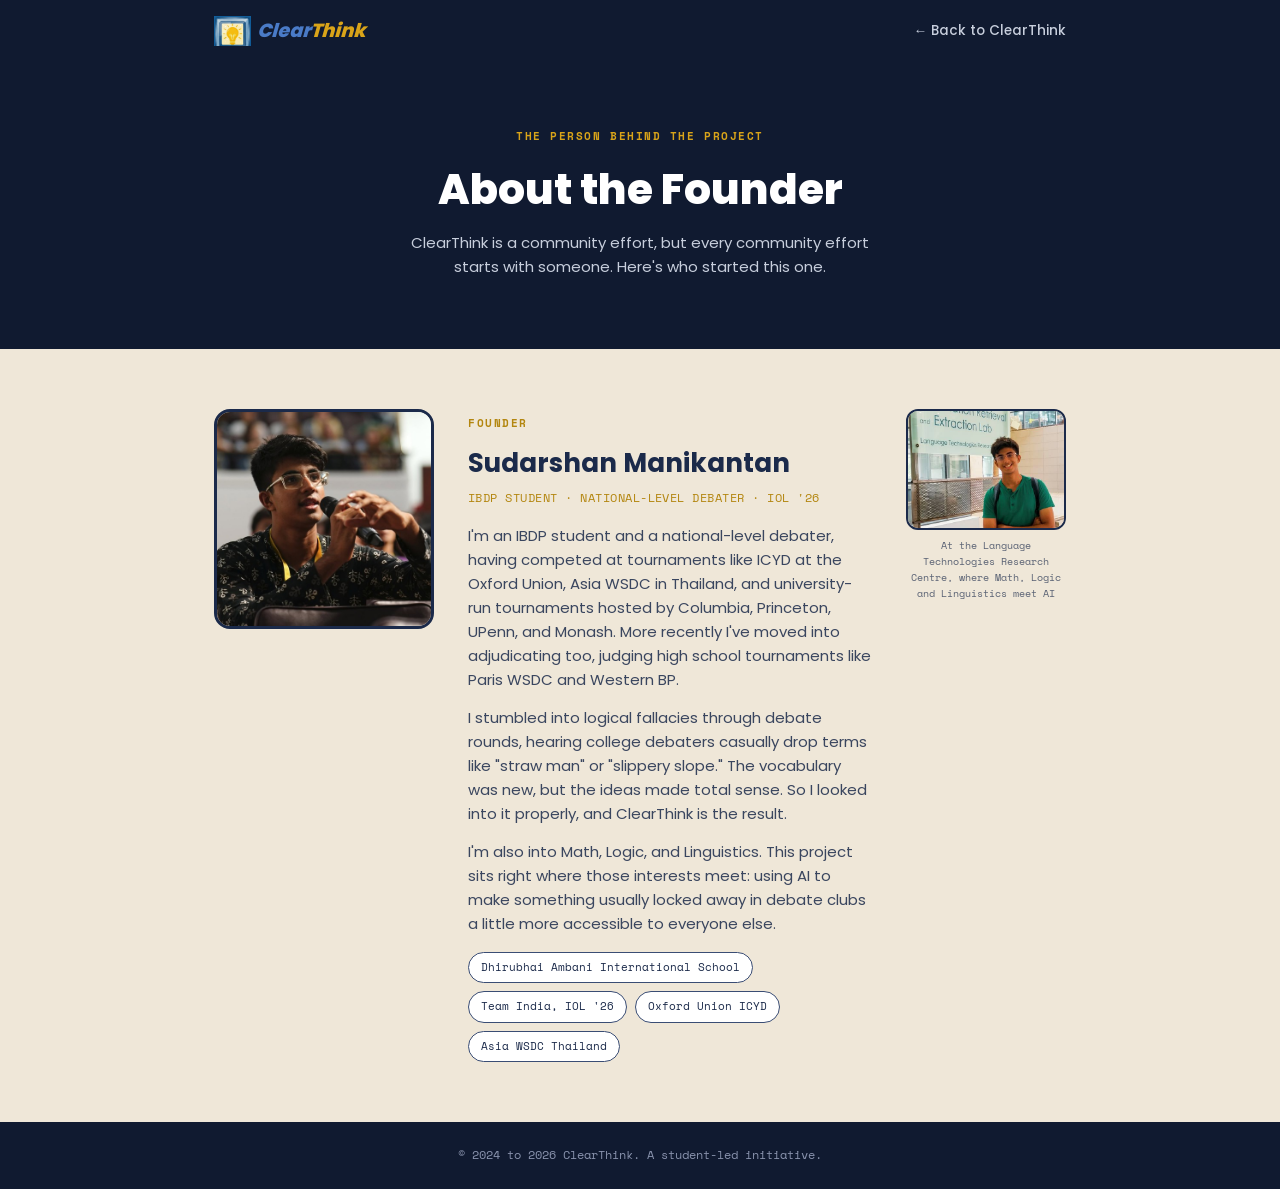
<file: about.html>
<!DOCTYPE html>
<html lang="en">
<head>
<meta charset="UTF-8" />
<meta name="viewport" content="width=device-width, initial-scale=1.0" />
<title>About the Founder, ClearThink</title>
<link rel="preconnect" href="https://fonts.googleapis.com">
<link rel="preconnect" href="https://fonts.gstatic.com" crossorigin>
<link href="https://fonts.googleapis.com/css2?family=Poppins:wght@400;500;600;700;800&family=Space+Mono:wght@400;500;700&display=swap" rel="stylesheet">
<style>
  :root {
    --ink: #1B2A4A;
    --ink-deep: #101A30;
    --bone: #EFE7D8;
    --gold: #D9A419;
    --gold-deep: #B3860F;
    --muted: #C7CEDC;
    --muted-dark: #8993AD;
    --line: #3A4D74;
  }
  * { box-sizing: border-box; }
  body { margin: 0; background: var(--bone); color: var(--ink); font-family: 'Poppins', sans-serif; line-height: 1.6; }
  a { color: inherit; }
  .wrap { max-width: 900px; margin: 0 auto; padding: 0 24px; }
  .eyebrow { font-family: 'Space Mono', monospace; font-size: 11px; letter-spacing: 0.14em; text-transform: uppercase; color: var(--gold-deep); font-weight: 700; display: inline-block; margin-bottom: 10px; }

  header.site-nav { background: var(--ink-deep); }
  .nav-inner { max-width: 900px; margin: 0 auto; padding: 16px 24px; display: flex; align-items: center; justify-content: space-between; }
  .logo { display: flex; align-items: center; gap: 8px; text-decoration: none; }
  .logo img { height: 30px; width: auto; display: block; }
  .logo .wordmark {
    font-family: 'Poppins', sans-serif;
    font-weight: 800;
    font-style: italic;
    transform: skewX(-6deg);
    font-size: 19px;
    letter-spacing: -0.01em;
    display: inline-block;
    color: #4A7BC7;
  }
  .logo .wordmark span { color: var(--gold); }
  .back-link { color: var(--muted); font-size: 13.5px; text-decoration: none; font-weight: 500; }
  .back-link:hover { color: #fff; }

  .about-hero { background: var(--ink-deep); padding: 60px 24px 70px; text-align: center; }
  .about-hero .eyebrow { color: var(--gold); }
  .about-hero h1 { color: #fff; font-weight: 800; font-size: clamp(28px, 5vw, 42px); margin: 0 0 8px; }
  .about-hero p { color: var(--muted); max-width: 480px; margin: 0 auto; font-size: 15px; }

  .about-inner { display: grid; grid-template-columns: 220px 1fr 160px; gap: 34px; align-items: start; padding: 60px 0; }
  @media (max-width: 800px) { .about-inner { grid-template-columns: 1fr; } }
  .founder-photo { width: 100%; aspect-ratio: 1; border-radius: 16px; overflow: hidden; border: 3px solid var(--ink); }
  .founder-photo img { width: 100%; height: 100%; object-fit: cover; display: block; }
  .about-inner h2 { font-size: 26px; margin: 0 0 4px; }
  .founder-role { font-family: 'Space Mono', monospace; font-size: 12px; color: var(--gold-deep); text-transform: uppercase; letter-spacing: 0.04em; margin-bottom: 16px; }
  .about-inner p.bio { font-size: 15px; opacity: 0.85; margin: 0 0 14px; }
  .cred-badges { display: flex; flex-wrap: wrap; gap: 8px; margin-top: 16px; }
  .cred-badge { font-family: 'Space Mono', monospace; font-size: 11px; background: #fff; border: 1.5px solid var(--line); padding: 6px 12px; border-radius: 20px; }
  .side-photo { border-radius: 12px; overflow: hidden; border: 2px solid var(--ink); }
  .side-photo img { width: 100%; display: block; }
  .side-photo-cap { font-family: 'Space Mono', monospace; font-size: 10px; color: var(--ink); opacity: 0.7; margin-top: 8px; text-align: center; }

  footer.site-footer { text-align: center; padding: 24px; font-size: 11.5px; color: var(--muted-dark); font-family: 'Space Mono', monospace; background: var(--ink-deep); }
</style>
</head>
<body>

<header class="site-nav">
  <div class="nav-inner">
    <a class="logo" href="index.html"><img src="[data-uri]" alt="ClearThink logo"><span class="wordmark">Clear<span>Think</span></span></a>
    <a class="back-link" href="index.html">← Back to ClearThink</a>
  </div>
</header>

<div class="about-hero">
  <span class="eyebrow">The Person Behind the Project</span>
  <h1>About the Founder</h1>
  <p>ClearThink is a community effort, but every community effort starts with someone. Here's who started this one.</p>
</div>

<div class="wrap">
  <div class="about-inner">
    <div class="founder-photo">
      <img src="[data-uri]" alt="Sudarshan Manikantan">
    </div>
    <div>
      <span class="eyebrow">Founder</span>
      <h2>Sudarshan Manikantan</h2>
      <div class="founder-role">IBDP Student &middot; National-Level Debater &middot; IOL '26</div>
      <p class="bio">I'm an IBDP student and a national-level debater, having competed at tournaments like ICYD at the Oxford Union, Asia WSDC in Thailand, and university-run tournaments hosted by Columbia, Princeton, UPenn, and Monash. More recently I've moved into adjudicating too, judging high school tournaments like Paris WSDC and Western BP.</p>
      <p class="bio">I stumbled into logical fallacies through debate rounds, hearing college debaters casually drop terms like "straw man" or "slippery slope." The vocabulary was new, but the ideas made total sense. So I looked into it properly, and ClearThink is the result.</p>
      <p class="bio">I'm also into Math, Logic, and Linguistics. This project sits right where those interests meet: using AI to make something usually locked away in debate clubs a little more accessible to everyone else.</p>
      <div class="cred-badges">
        <span class="cred-badge">Dhirubhai Ambani International School</span>
        <span class="cred-badge">Team India, IOL '26</span>
        <span class="cred-badge">Oxford Union ICYD</span>
        <span class="cred-badge">Asia WSDC Thailand</span>
      </div>
    </div>
    <div>
      <div class="side-photo"><img src="[data-uri]" alt="Sudarshan at the Language Technologies Research Centre"></div>
      <div class="side-photo-cap">At the Language Technologies Research Centre, where Math, Logic and Linguistics meet AI</div>
    </div>
  </div>
</div>

<footer class="site-footer">© 2024 to 2026 ClearThink. A student-led initiative.</footer>

</body>
</html>
</file>
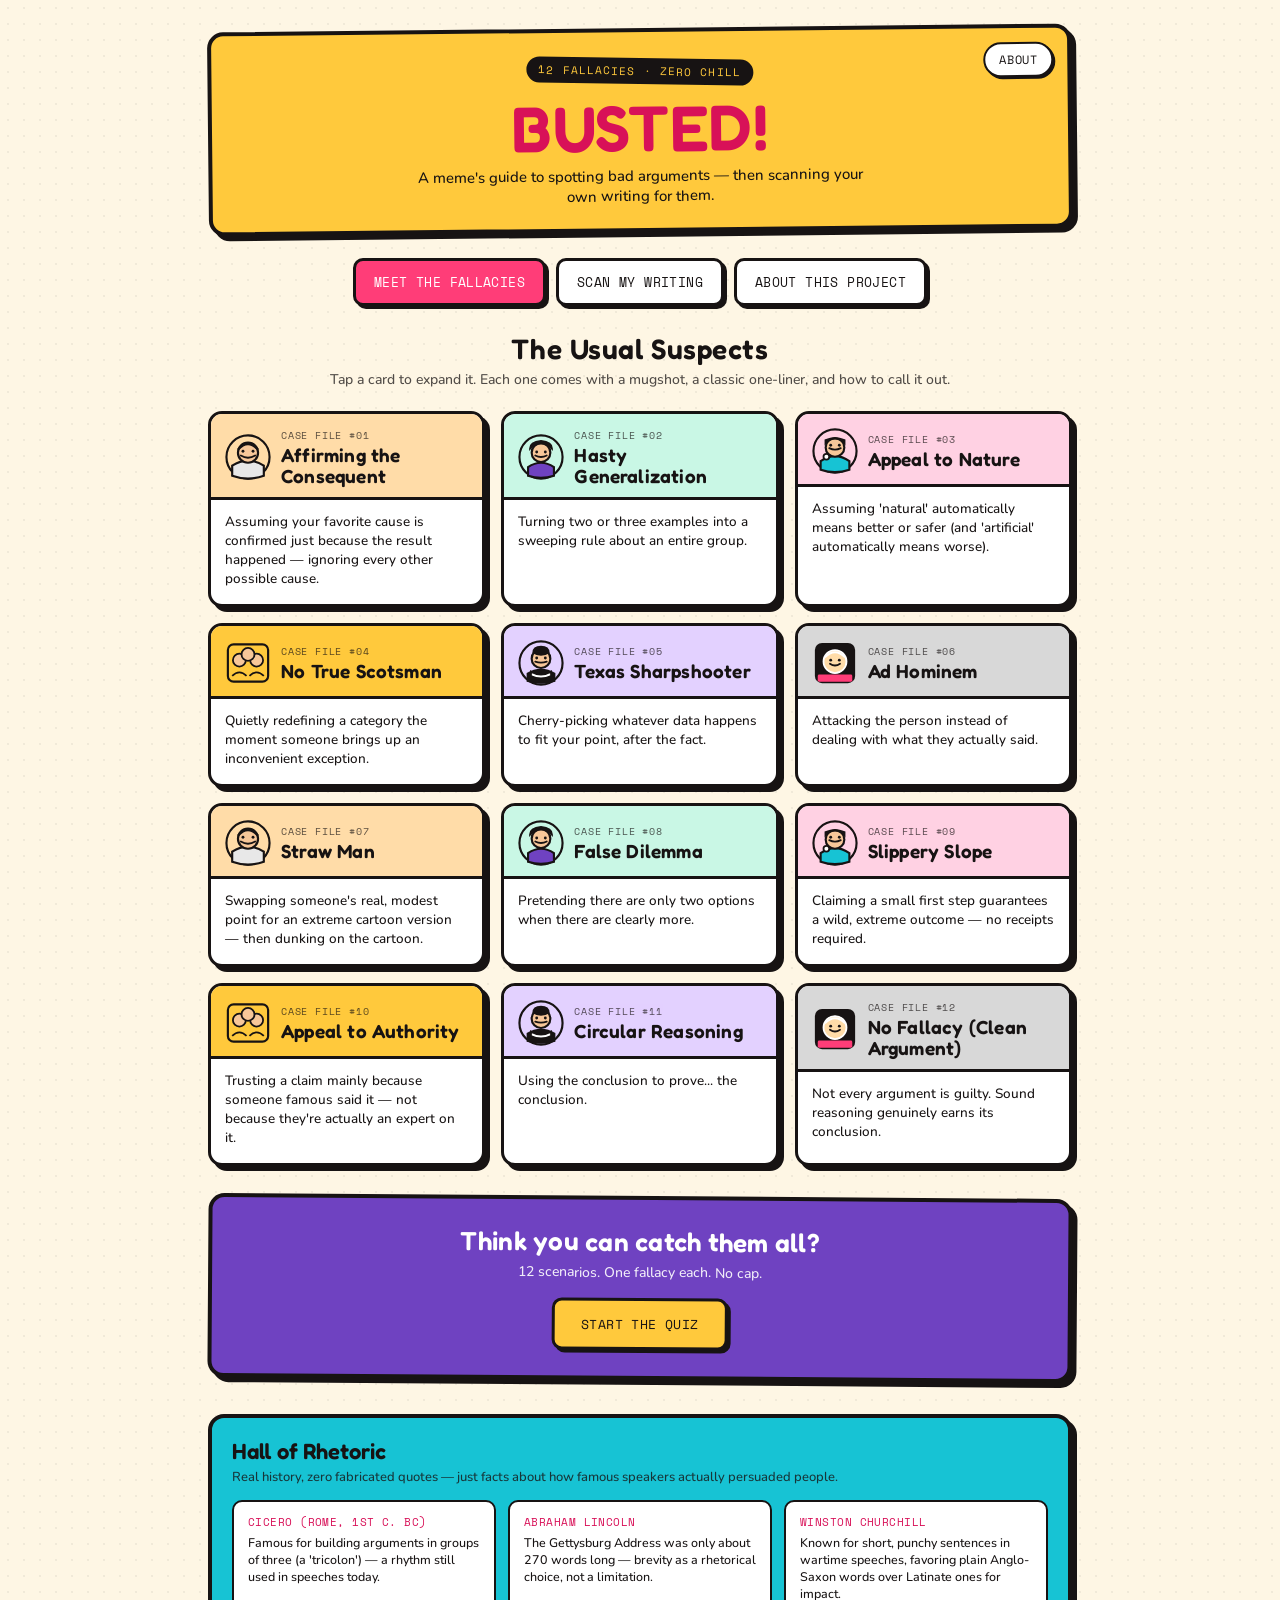
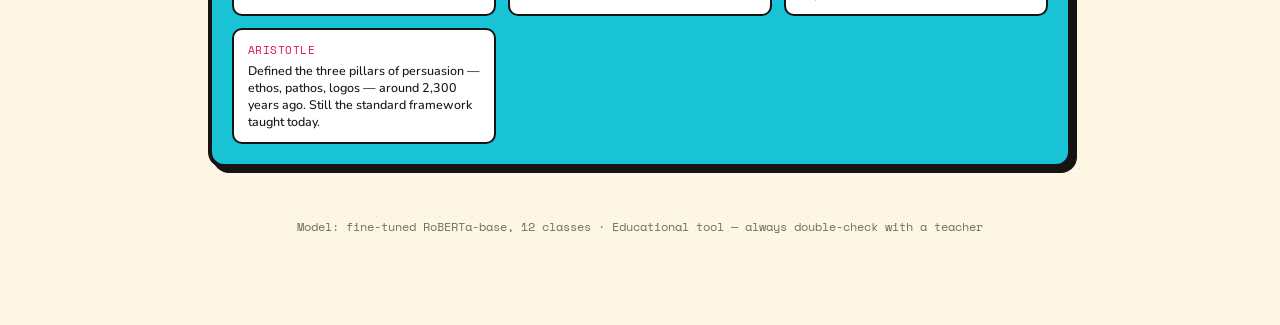
<file: busted_fallacy_guide.html>
<!DOCTYPE html>
<html lang="en">
<head>
<meta charset="UTF-8" />
<meta name="viewport" content="width=device-width, initial-scale=1.0" />
<title>Busted! A Fallacy Spotter's Guide</title>
<link rel="preconnect" href="https://fonts.googleapis.com">
<link rel="preconnect" href="https://fonts.gstatic.com" crossorigin>
<link href="https://fonts.googleapis.com/css2?family=Fredoka:wght@500;600;700&family=Nunito:wght@400;500;600&family=Space+Mono:wght@400;700&display=swap" rel="stylesheet">
<style>
  :root {
    --bg: #fef6e4;
    --panel: #ffffff;
    --ink: #171313;
    --pink: #ff3d78;
    --pink-dark: #d81158;
    --cyan: #17c3d4;
    --mustard: #ffc93c;
    --grape: #6f42c1;
    --line: #171313;
    --busted: #ff3d78;
    --clean: #17b978;
    --shadow-hard: 5px 5px 0 var(--ink);
    --shadow-soft: 3px 3px 0 var(--ink);
  }
  * { box-sizing: border-box; }
  @media (prefers-reduced-motion: reduce) {
    *, *::before, *::after { animation-duration: 0.001ms !important; transition-duration: 0.001ms !important; }
  }

  body {
    margin: 0;
    background:
      radial-gradient(circle, rgba(23,19,19,0.06) 1.4px, transparent 1.4px) 0 0/16px 16px,
      var(--bg);
    color: var(--ink);
    font-family: 'Nunito', sans-serif;
    min-height: 100vh;
  }

  .wrap { max-width: 900px; margin: 0 auto; padding: 28px 18px 90px; }

  /* ---------- Header ---------- */
  header.masthead {
    background: var(--mustard);
    border: 4px solid var(--line);
    border-radius: 16px;
    box-shadow: var(--shadow-hard);
    padding: 26px 24px 22px;
    text-align: center;
    margin-bottom: 26px;
    transform: rotate(-0.6deg);
    position: relative;
  }
  .about-btn {
    position: absolute;
    top: 14px;
    right: 14px;
    font-family: 'Space Mono', monospace;
    font-weight: 500;
    font-size: 12px;
    letter-spacing: 0.05em;
    text-transform: uppercase;
    background: #fff;
    color: var(--ink);
    border: 2.5px solid var(--line);
    padding: 7px 14px;
    border-radius: 20px;
    cursor: pointer;
    box-shadow: 2px 2px 0 var(--ink);
    transition: transform 0.1s;
  }
  .about-btn:hover { transform: translate(-1px, -1px); }
  .about-btn:focus-visible { outline: 3px solid var(--grape); outline-offset: 2px; }

  .modal-overlay {
    display: none;
    position: fixed;
    inset: 0;
    background: rgba(23,19,19,0.55);
    z-index: 50;
    align-items: center;
    justify-content: center;
    padding: 20px;
  }
  .modal-overlay.show { display: flex; }
  .modal-card {
    background: var(--bg);
    border: 4px solid var(--line);
    border-radius: 18px;
    box-shadow: var(--shadow-hard);
    max-width: 460px;
    width: 100%;
    max-height: 85vh;
    overflow-y: auto;
    padding: 26px 24px;
    position: relative;
  }
  .modal-close {
    position: absolute;
    top: 14px;
    right: 14px;
    width: 32px;
    height: 32px;
    border-radius: 50%;
    background: var(--pink);
    color: #fff;
    border: 2.5px solid var(--line);
    font-size: 16px;
    font-weight: 700;
    cursor: pointer;
    line-height: 1;
  }
  .modal-close:focus-visible { outline: 3px solid var(--grape); outline-offset: 2px; }
  .about-avatar {
    width: 92px;
    height: 92px;
    border-radius: 50%;
    background: var(--grape);
    border: 3px solid var(--line);
    display: block;
    margin: 0 auto 12px;
    overflow: hidden;
  }
  .about-avatar img {
    width: 100%;
    height: 100%;
    object-fit: cover;
    display: block;
  }
  .about-name {
    font-family: 'Fredoka', sans-serif;
    font-weight: 600;
    font-size: 22px;
    text-align: center;
    margin: 0 0 2px;
  }
  .about-role {
    text-align: center;
    font-family: 'Space Mono', monospace;
    font-size: 11.5px;
    color: var(--pink-dark);
    text-transform: uppercase;
    letter-spacing: 0.04em;
    margin-bottom: 14px;
  }
  .about-badges {
    display: flex;
    flex-wrap: wrap;
    gap: 6px;
    justify-content: center;
    margin-bottom: 16px;
  }
  .about-badge {
    font-family: 'Space Mono', monospace;
    font-size: 10.5px;
    font-weight: 500;
    background: #fff;
    border: 2px solid var(--line);
    padding: 4px 10px;
    border-radius: 20px;
  }
  .about-bio { font-size: 13.5px; line-height: 1.6; }
  .about-bio p { margin: 0 0 12px; }
  .about-bio p:last-child { margin-bottom: 0; }

  .tagline-chip {
    display: inline-block;
    background: var(--ink);
    color: var(--mustard);
    font-family: 'Space Mono', monospace;
    font-size: 11px;
    letter-spacing: 0.1em;
    text-transform: uppercase;
    padding: 5px 12px;
    border-radius: 20px;
    margin-bottom: 12px;
    transform: rotate(1.5deg);
  }
  h1.title {
    font-family: 'Fredoka', sans-serif;
    font-weight: 600;
    font-size: clamp(38px, 8vw, 64px);
    margin: 0 0 6px;
    letter-spacing: 0.01em;
    color: var(--pink-dark);
    line-height: 1;
  }
  .subtitle {
    font-weight: 500;
    font-size: 15px;
    max-width: 460px;
    margin: 0 auto;
  }

  /* ---------- Tabs ---------- */
  nav.tabs { display: flex; justify-content: center; gap: 10px; margin-bottom: 26px; flex-wrap: wrap; }
  .tab-btn {
    font-family: 'Space Mono', monospace;
    font-weight: 500;
    font-size: 13px;
    letter-spacing: 0.03em;
    text-transform: uppercase;
    padding: 11px 18px;
    background: var(--panel);
    border: 3px solid var(--line);
    color: var(--ink);
    cursor: pointer;
    border-radius: 10px;
    box-shadow: var(--shadow-soft);
    transition: transform 0.1s;
  }
  .tab-btn:hover { transform: translate(-1px, -1px); }
  .tab-btn.active { background: var(--pink); color: #fff; }
  .tab-btn:focus-visible { outline: 3px solid var(--grape); outline-offset: 2px; }

  section.panel { display: none; }
  section.panel.active { display: block; animation: pop 0.2s ease; }
  @keyframes pop { from { opacity: 0; transform: scale(0.98); } to { opacity: 1; transform: scale(1); } }

  /* ---------- Intro blocks ---------- */
  .intro-block { text-align: center; margin-bottom: 22px; }
  .intro-block h2 {
    font-family: 'Fredoka', sans-serif; font-weight: 600;
    font-size: 28px;
    letter-spacing: 0.02em;
    color: var(--ink);
    margin: 0 0 4px;
  }
  .intro-block p { margin: 0; font-weight: 500; opacity: 0.75; font-size: 14px; }

  /* ---------- Specimen grid (comic panels) ---------- */
  .specimen-grid {
    display: grid;
    grid-template-columns: repeat(auto-fill, minmax(260px, 1fr));
    gap: 16px;
    margin-bottom: 30px;
  }
  .specimen-card {
    background: var(--panel);
    border: 3.5px solid var(--line);
    border-radius: 14px;
    box-shadow: var(--shadow-hard);
    padding: 0;
    cursor: pointer;
    overflow: hidden;
    transition: transform 0.12s;
  }
  .specimen-card:hover { transform: translate(-2px, -2px); }
  .specimen-card:focus-visible { outline: 3px solid var(--grape); outline-offset: 2px; }
  .card-head {
    display: flex;
    align-items: center;
    gap: 10px;
    padding: 14px 14px 10px;
    background: var(--mascot-bg, var(--mustard));
    border-bottom: 3px solid var(--line);
  }
  .card-head .mascot { width: 46px; height: 46px; flex-shrink: 0; }
  .card-head .htext { min-width: 0; }
  .specimen-index {
    font-family: 'Space Mono', monospace;
    font-size: 10px;
    font-weight: 500;
    letter-spacing: 0.08em;
    opacity: 0.7;
  }
  .specimen-name {
    font-family: 'Fredoka', sans-serif; font-weight: 600;
    font-size: 19px;
    letter-spacing: 0.01em;
    line-height: 1.1;
    margin: 2px 0 0;
  }
  .card-body { padding: 12px 14px 16px; }
  .specimen-def { font-size: 13.5px; font-weight: 500; margin: 0; }
  .specimen-detail { display: none; margin-top: 12px; padding-top: 12px; border-top: 2.5px dashed var(--line); font-size: 13px; }
  .specimen-card.open .specimen-detail { display: block; }
  .specimen-detail .label {
    font-family: 'Space Mono', monospace;
    font-size: 10px;
    font-weight: 500;
    text-transform: uppercase;
    letter-spacing: 0.05em;
    color: var(--pink-dark);
    margin: 8px 0 3px;
  }
  .specimen-detail .label:first-child { margin-top: 0; }
  .speech-bubble {
    position: relative;
    background: var(--cyan);
    border: 2.5px solid var(--line);
    border-radius: 12px;
    padding: 8px 10px;
    font-weight: 500;
    font-style: italic;
    margin-bottom: 4px;
  }

  /* ---------- Quiz CTA ---------- */
  .quiz-cta {
    text-align: center;
    padding: 26px 20px;
    background: var(--grape);
    border: 4px solid var(--line);
    border-radius: 16px;
    box-shadow: var(--shadow-hard);
    color: #fff;
    transform: rotate(0.4deg);
  }
  .quiz-cta h3 { font-family: 'Fredoka', sans-serif; font-weight: 600; font-size: 26px; margin: 0 0 6px; letter-spacing: 0.01em; }
  .quiz-cta p { font-weight: 500; opacity: 0.9; font-size: 14px; margin: 0 0 16px; }
  .btn-primary {
    font-family: 'Space Mono', monospace;
    font-weight: 500;
    font-size: 13px;
    letter-spacing: 0.03em;
    text-transform: uppercase;
    background: var(--mustard);
    color: var(--ink);
    border: 3px solid var(--line);
    padding: 13px 26px;
    border-radius: 10px;
    cursor: pointer;
    box-shadow: var(--shadow-soft);
    transition: transform 0.1s;
  }
  .btn-primary:hover { transform: translate(-2px, -2px); }
  .btn-primary:focus-visible { outline: 3px solid #fff; outline-offset: 2px; }
  .btn-primary:disabled { opacity: 0.5; cursor: not-allowed; }

  /* ---------- Quiz ---------- */
  #quiz-area { display: none; margin-top: 20px; }
  #quiz-area.active { display: block; }
  .quiz-progress {
    font-family: 'Space Mono', monospace;
    font-weight: 500;
    font-size: 12px;
    text-align: center;
    margin-bottom: 10px;
  }
  .quiz-card {
    background: var(--panel);
    border: 4px solid var(--line);
    border-radius: 16px;
    box-shadow: var(--shadow-hard);
    padding: 26px 24px;
  }
  .quiz-question { font-family: 'Fredoka', sans-serif; font-weight: 600; font-size: 22px; margin: 0 0 16px; }
  .quiz-scenario {
    font-weight: 600;
    font-style: italic;
    background: var(--mustard);
    border: 2.5px solid var(--line);
    border-radius: 10px;
    padding: 12px 14px;
    margin-bottom: 18px;
    font-size: 14.5px;
  }
  .quiz-options { display: flex; flex-direction: column; gap: 9px; }
  .quiz-option {
    text-align: left;
    background: var(--panel);
    border: 2.5px solid var(--line);
    border-radius: 10px;
    padding: 12px 14px;
    font-size: 14px;
    font-weight: 500;
    font-family: 'Nunito', sans-serif;
    cursor: pointer;
    box-shadow: var(--shadow-soft);
    transition: transform 0.1s;
  }
  .quiz-option:hover { transform: translate(-1px, -1px); }
  .quiz-option:focus-visible { outline: 3px solid var(--grape); outline-offset: 1px; }
  .quiz-option.correct { background: var(--clean); color: #fff; }
  .quiz-option.incorrect { background: var(--busted); color: #fff; }
  .quiz-option[disabled] { cursor: default; }
  .quiz-feedback { margin-top: 16px; padding: 14px 16px; background: var(--bg); border: 2.5px dashed var(--line); border-radius: 10px; font-size: 13.5px; font-weight: 500; display: none; }
  .quiz-feedback.show { display: block; }
  .quiz-feedback .verdict { font-family: 'Fredoka', sans-serif; font-weight: 600; font-size: 20px; margin-bottom: 4px; letter-spacing: 0.01em; }
  .quiz-feedback .verdict.right { color: var(--clean); }
  .quiz-feedback .verdict.wrong { color: var(--busted); }
  .quiz-next { margin-top: 16px; text-align: right; }
  .quiz-result { text-align: center; padding: 30px; }
  .quiz-result .score { font-family: 'Fredoka', sans-serif; font-weight: 600; font-size: 56px; color: var(--pink-dark); margin: 6px 0; }

  /* ---------- Hall of Rhetoric ---------- */
  .hall-strip {
    margin-top: 34px;
    padding: 20px;
    background: var(--cyan);
    border: 4px solid var(--line);
    border-radius: 16px;
    box-shadow: var(--shadow-hard);
  }
  .hall-strip h3 { font-family: 'Fredoka', sans-serif; font-weight: 600; font-size: 22px; margin: 0 0 4px; }
  .hall-strip > p { font-weight: 500; font-size: 13px; margin: 0 0 14px; opacity: 0.8; }
  .hall-grid { display: grid; grid-template-columns: repeat(auto-fill, minmax(200px, 1fr)); gap: 12px; }
  .hall-fact {
    background: #fff;
    border: 2.5px solid var(--line);
    border-radius: 10px;
    padding: 12px 14px;
    font-size: 12.5px;
    font-weight: 500;
  }
  .hall-fact .who { font-family: 'Space Mono', monospace; font-size: 11px; color: var(--pink-dark); text-transform: uppercase; letter-spacing: 0.04em; margin-bottom: 4px; }

  /* ---------- Scanner ---------- */
  .scan-box {
    background: var(--panel);
    border: 4px solid var(--line);
    border-radius: 16px;
    box-shadow: var(--shadow-hard);
    padding: 20px;
  }
  textarea#scan-input {
    width: 100%;
    min-height: 110px;
    resize: vertical;
    border: 2.5px solid var(--line);
    border-radius: 10px;
    padding: 12px 14px;
    font-family: 'Nunito', sans-serif;
    font-weight: 500;
    font-size: 14.5px;
    background: var(--bg);
    color: var(--ink);
  }
  textarea#scan-input:focus-visible { outline: 3px solid var(--grape); outline-offset: 1px; }
  .scan-footer { display: flex; justify-content: space-between; align-items: center; margin-top: 10px; flex-wrap: wrap; gap: 10px; }
  .char-count { font-family: 'Space Mono', monospace; font-weight: 500; font-size: 12px; }
  .char-count.over { color: var(--busted); }

  .scan-status {
    margin-top: 16px;
    font-family: 'Space Mono', monospace;
    font-weight: 500;
    font-size: 12.5px;
    display: none;
  }
  .scan-status.show { display: block; }

  .results-list { margin-top: 22px; display: flex; flex-direction: column; gap: 14px; }
  .result-card {
    background: var(--panel);
    border: 3.5px solid var(--line);
    border-radius: 14px;
    box-shadow: var(--shadow-hard);
    padding: 16px 18px;
    position: relative;
    animation: stampIn 0.3s cubic-bezier(0.2, 0.8, 0.3, 1.3);
  }
  @keyframes stampIn { from { opacity: 0; transform: scale(0.9) rotate(-3deg); } to { opacity: 1; transform: scale(1) rotate(0deg); } }
  .result-text { font-size: 14.5px; font-weight: 500; margin-bottom: 12px; }
  .result-meta { display: flex; align-items: center; gap: 10px; flex-wrap: wrap; }
  .stamp {
    font-family: 'Fredoka', sans-serif; font-weight: 600;
    font-size: 18px;
    letter-spacing: 0.05em;
    padding: 4px 14px;
    border-radius: 6px;
    border: 3px solid currentColor;
    display: inline-block;
    transform: rotate(-4deg);
  }
  .stamp.clean { color: var(--clean); }
  .stamp.fallacy { color: var(--busted); }
  .confidence-bar-wrap { flex: 1; min-width: 100px; height: 8px; background: var(--bg); border: 1.5px solid var(--line); border-radius: 6px; overflow: hidden; }
  .confidence-bar { height: 100%; }
  .confidence-label { font-family: 'Space Mono', monospace; font-weight: 500; font-size: 11px; }
  .result-explain { margin-top: 12px; padding-top: 12px; border-top: 2.5px dashed var(--line); font-size: 13px; font-weight: 500; }
  .result-explain .label { font-family: 'Space Mono', monospace; font-size: 10px; text-transform: uppercase; letter-spacing: 0.05em; color: var(--pink-dark); margin-bottom: 3px; }
  .result-explain .fix { margin-top: 8px; }

  footer.notes { text-align: center; margin-top: 50px; font-size: 11.5px; font-family: 'Space Mono', monospace; font-weight: 500; opacity: 0.6; }
  code { font-family: 'Space Mono', monospace; background: var(--bg); padding: 1px 6px; border-radius: 4px; border: 1.5px solid var(--line); font-size: 0.92em; }

  @media (max-width: 520px) {
    .tab-btn { padding: 9px 13px; font-size: 11px; }
    h1.title { font-size: 32px; }
  }
</style>
</head>
<body>

<div class="wrap">
  <header class="masthead">
    <button class="about-btn" id="about-btn" aria-haspopup="dialog">About</button>
    <div class="tagline-chip">12 Fallacies · Zero Chill</div>
    <h1 class="title">BUSTED!</h1>
    <p class="subtitle">A meme's guide to spotting bad arguments — then scanning your own writing for them.</p>
  </header>

  <div class="modal-overlay" id="about-overlay" role="dialog" aria-modal="true" aria-labelledby="about-name">
    <div class="modal-card">
      <button class="modal-close" id="about-close" aria-label="Close">✕</button>
      <div class="about-avatar"><img src="[data-uri]" alt="Sudarshan Manikantan speaking into a microphone at IOL 2026"></div>
      <div class="about-name" id="about-name">Sudarshan Manikantan</div>
      <div class="about-role">Builder of Busted!</div>
      <div class="about-badges">
        <span class="about-badge">IBDP Student</span>
        <span class="about-badge">Dhirubhai Ambani International School</span>
        <span class="about-badge">National-Level Debater</span>
        <span class="about-badge">IOL '26 — Romania</span>
      </div>
      <div class="about-bio">
        <p>Hi, I'm Sudarshan — an IBDP student and a national-level debater. I've competed at tournaments like ICYD at the Oxford Union and Asia WSDC in Thailand, plus university-run tournaments hosted by Columbia, Princeton, UPenn, and Monash. More recently I've moved into adjudicating too, judging high school tournaments like Paris WSDC and Western BP.</p>
        <p>I actually stumbled into logical fallacies through debate rounds, hearing college debaters casually drop terms like "straw man" or "slippery slope." The ideas made total sense to me, but the vocabulary was new — so I looked into it properly, and it turned into a rabbit hole I couldn't climb back out of. Once you know the names, fallacies show up everywhere — interviews, op-eds, an argument with a classmate or teacher — but it's not something anyone actually teaches in school.</p>
        <p>I'm also into Math, Logic, and Linguistics (I represented Team India at IOL '26, the International Olympiad in Linguistics, in Romania). This project sits right where those interests meet: using AI to make something usually locked away in debate clubs a little more accessible to everyone else.</p>
      </div>
    </div>
  </div>

  <nav class="tabs">
    <button class="tab-btn active" data-tab="guide">Meet the Fallacies</button>
    <button class="tab-btn" data-tab="scanner">Scan My Writing</button>
    <button class="tab-btn" data-tab="project">About This Project</button>
  </nav>

  <!-- ============ GUIDE + QUIZ PANEL ============ -->
  <section class="panel active" id="panel-guide">
    <div class="intro-block">
      <h2>The Usual Suspects</h2>
      <p>Tap a card to expand it. Each one comes with a mugshot, a classic one-liner, and how to call it out.</p>
    </div>

    <div class="specimen-grid" id="specimen-grid"></div>

    <div class="quiz-cta" id="quiz-cta">
      <h3>Think you can catch them all?</h3>
      <p>12 scenarios. One fallacy each. No cap.</p>
      <button class="btn-primary" id="start-quiz">Start the Quiz</button>
    </div>

    <div id="quiz-area"></div>

    <div class="hall-strip">
      <h3>Hall of Rhetoric</h3>
      <p>Real history, zero fabricated quotes — just facts about how famous speakers actually persuaded people.</p>
      <div class="hall-grid" id="hall-grid"></div>
    </div>
  </section>

  <!-- ============ SCANNER PANEL ============ -->
  <section class="panel" id="panel-scanner">
    <div class="intro-block">
      <h2>Snitch on Your Own Writing</h2>
      <p>Paste up to 500 characters. A model trained on these 12 patterns checks every sentence.</p>
    </div>

    <div class="scan-box">
      <textarea id="scan-input" maxlength="500" placeholder="Paste your argument, essay paragraph, or hot take here..."></textarea>
      <div class="scan-footer">
        <span class="char-count" id="char-count">0 / 500</span>
        <button class="btn-primary" id="scan-btn">Run the Scan</button>
      </div>
      <div class="scan-status" id="scan-status"></div>
    </div>

    <div class="results-list" id="results-list"></div>
  </section>

  <!-- ============ ABOUT THIS PROJECT PANEL ============ -->
  <section class="panel" id="panel-project">
    <div class="intro-block">
      <h2>The Case File Behind the Case Files</h2>
      <p>How this thing actually got built — the story and the tech.</p>
    </div>

    <div class="quiz-card" style="margin-bottom:20px;">
      <div class="quiz-question" style="margin-bottom:10px;">The Origin Story</div>
      <p style="font-size:14px; margin:0 0 10px;">This started in a debate round, not a computer science class. I kept hearing college debaters casually drop terms like "straw man" or "slippery slope" mid-speech — the ideas made total sense to me, but the vocabulary was new, like everyone else was in on something I wasn't.</p>
      <p style="font-size:14px; margin:0 0 10px;">So I looked into it properly, and it turned into a rabbit hole. Once you know the names, fallacies show up everywhere — interviews, op-eds, an argument with a classmate — but it's not something anyone actually teaches in school. I'm also into Math, Logic, and Linguistics, and this project sits right where those interests meet: could AI make something usually locked away in debate clubs a little more accessible to everyone else?</p>
      <p style="font-size:14px; margin:0;">Busted! is the answer I built — part of <strong>ClearThink</strong>, a youth-led initiative I run to spread fallacy literacy through workshops and open tools like this one.</p>
    </div>

    <div class="quiz-card" style="margin-bottom:20px;">
      <div class="quiz-question" style="margin-bottom:10px;">Under the Hood</div>
      <p style="font-size:14px; margin:0 0 10px;"><strong>The classifier.</strong> The fallacy detector is a <code>roberta-base</code> transformer model, fine-tuned from scratch on a custom dataset covering all 12 categories — the 11 fallacies plus a "No Fallacy" class for sound reasoning. That negative class turned out to matter the most: without it, a model forced to always pick one of 11 fallacies will misfire constantly on ordinary, non-fallacious text.</p>
      <p style="font-size:14px; margin:0 0 10px;"><strong>The dataset.</strong> Around 550 labeled examples, hand-designed and iterated over several rounds — including deliberately hard "minimal pairs" (like a genuinely valid logical argument sitting right next to its fallacious twin) to force the model to learn the actual reasoning pattern instead of surface keywords.</p>
      <p style="font-size:14px; margin:0 0 10px;"><strong>Training and evaluation.</strong> Fine-tuned in PyTorch using Hugging Face's <code>transformers</code> library, with a held-out validation split tracked every epoch and a separate test set used only for final scoring — currently landing around 98% accuracy on that held-out set.</p>
      <p style="font-size:14px; margin:0 0 10px;"><strong>Deployment.</strong> The trained model is hosted as a live inference API on Hugging Face Spaces (free-tier ZeroGPU hardware). When you hit "Run the Scan," this page sends your text there, splits it into sentences, and gets back a label and confidence score for each one.</p>
      <p style="font-size:14px; margin:0;"><strong>The specific explanations.</strong> The classifier alone can only tell you a label and a confidence number — it can't explain itself in plain language. So there's a second layer: Claude (Anthropic's AI) reads each flagged sentence and writes an explanation and rewrite specific to its actual content, instead of a generic canned definition.</p>
    </div>

    <div class="hall-strip" style="background:var(--mustard);">
      <h3>By the Numbers</h3>
      <div class="hall-grid">
        <div class="hall-fact"><div class="who">Classes</div>12 (11 fallacies + No Fallacy)</div>
        <div class="hall-fact"><div class="who">Training examples</div>~550, custom-built</div>
        <div class="hall-fact"><div class="who">Base model</div>roberta-base</div>
        <div class="hall-fact"><div class="who">Test accuracy</div>~98%</div>
      </div>
    </div>
  </section>

  <footer class="notes">Model: fine-tuned RoBERTa-base, 12 classes · Educational tool — always double-check with a teacher</footer>
</div>

<script>
// ============================================================
// ORIGINAL MASCOT ICONS (inline SVG, invented archetypes only —
// not based on any real person or existing copyrighted character)
// ============================================================
const MASCOTS = {
  senator: `<svg viewBox="0 0 64 64" xmlns="http://www.w3.org/2000/svg"><circle cx="32" cy="32" r="30" fill="#ffdca8" stroke="#171313" stroke-width="3"/><path d="M10 44 Q32 30 54 44 L54 58 Q32 66 10 58 Z" fill="#e8e8e8" stroke="#171313" stroke-width="3"/><circle cx="32" cy="26" r="14" fill="#f7c799" stroke="#171313" stroke-width="3"/><path d="M18 22 Q32 6 46 22" fill="none" stroke="#171313" stroke-width="3"/><path d="M22 30 Q32 36 42 30" fill="none" stroke="#171313" stroke-width="2.5" stroke-linecap="round"/><circle cx="25" cy="24" r="2" fill="#171313"/><circle cx="39" cy="24" r="2" fill="#171313"/></svg>`,
  guru: `<svg viewBox="0 0 64 64" xmlns="http://www.w3.org/2000/svg"><circle cx="32" cy="32" r="30" fill="#c9f7e5" stroke="#171313" stroke-width="3"/><path d="M14 46 Q32 34 50 46 L50 58 Q32 64 14 58 Z" fill="#6f42c1" stroke="#171313" stroke-width="3"/><circle cx="32" cy="26" r="13" fill="#f7c799" stroke="#171313" stroke-width="3"/><path d="M17 20 Q32 4 47 20 Q47 12 32 10 Q17 12 17 20 Z" fill="#6f42c1" stroke="#171313" stroke-width="3"/><path d="M24 30 Q32 34 40 30" fill="none" stroke="#171313" stroke-width="2.5" stroke-linecap="round"/><circle cx="26" cy="25" r="2" fill="#171313"/><circle cx="38" cy="25" r="2" fill="#171313"/></svg>`,
  coach: `<svg viewBox="0 0 64 64" xmlns="http://www.w3.org/2000/svg"><circle cx="32" cy="32" r="30" fill="#ffd1e3" stroke="#171313" stroke-width="3"/><path d="M12 46 Q32 32 52 46 L52 58 Q32 65 12 58 Z" fill="#17c3d4" stroke="#171313" stroke-width="3"/><circle cx="32" cy="27" r="13" fill="#f7c799" stroke="#171313" stroke-width="3"/><path d="M19 21 Q32 8 45 21 L45 17 Q32 12 19 17 Z" fill="#ff3d78" stroke="#171313" stroke-width="3"/><circle cx="20" cy="40" r="4" fill="#fff" stroke="#171313" stroke-width="2.5"/><path d="M24 28 Q32 32 40 28" fill="none" stroke="#171313" stroke-width="2.5" stroke-linecap="round"/><circle cx="26" cy="24" r="2" fill="#171313"/><circle cx="38" cy="24" r="2" fill="#171313"/></svg>`,
  committee: `<svg viewBox="0 0 64 64" xmlns="http://www.w3.org/2000/svg"><rect x="4" y="6" width="56" height="52" rx="8" fill="#ffc93c" stroke="#171313" stroke-width="3"/><circle cx="20" cy="28" r="9" fill="#f7c799" stroke="#171313" stroke-width="2.5"/><circle cx="44" cy="28" r="9" fill="#f7c799" stroke="#171313" stroke-width="2.5"/><circle cx="32" cy="20" r="9" fill="#f7c799" stroke="#171313" stroke-width="2.5"/><path d="M10 50 Q20 40 30 50" fill="none" stroke="#171313" stroke-width="2.5"/><path d="M34 50 Q44 40 54 50" fill="none" stroke="#171313" stroke-width="2.5"/></svg>`,
  bard: `<svg viewBox="0 0 64 64" xmlns="http://www.w3.org/2000/svg"><circle cx="32" cy="32" r="30" fill="#e3d1ff" stroke="#171313" stroke-width="3"/><path d="M12 46 Q32 34 52 46 L52 58 Q32 64 12 58 Z" fill="#171313"/><path d="M18 44 Q32 52 46 44 L46 50 Q32 57 18 50 Z" fill="#fff" stroke="#171313" stroke-width="2.5"/><circle cx="32" cy="26" r="13" fill="#f7c799" stroke="#171313" stroke-width="3"/><path d="M20 18 Q32 26 44 18 Q44 8 32 8 Q20 8 20 18 Z" fill="#171313"/><path d="M24 30 Q32 33 40 30" fill="none" stroke="#171313" stroke-width="2.5" stroke-linecap="round"/><circle cx="26" cy="25" r="2" fill="#171313"/><circle cx="38" cy="25" r="2" fill="#171313"/></svg>`,
  pundit: `<svg viewBox="0 0 64 64" xmlns="http://www.w3.org/2000/svg"><rect x="4" y="4" width="56" height="56" rx="10" fill="#171313"/><circle cx="32" cy="30" r="16" fill="#ffdca8" stroke="#fff" stroke-width="2.5"/><path d="M18 24 Q32 10 46 24" fill="none" stroke="#fff" stroke-width="2.5"/><path d="M25 33 Q32 38 39 33" fill="none" stroke="#171313" stroke-width="2.5" stroke-linecap="round"/><circle cx="26" cy="28" r="2" fill="#171313"/><circle cx="38" cy="28" r="2" fill="#171313"/><rect x="8" y="48" width="48" height="10" rx="2" fill="#ff3d78"/></svg>`
};
const MASCOT_ORDER = ["senator","guru","coach","committee","bard","pundit","senator","guru","coach","committee","bard","pundit"];
const MASCOT_BG = { senator:"#ffdca8", guru:"#c9f7e5", coach:"#ffd1e3", committee:"#ffc93c", bard:"#e3d1ff", pundit:"#d8d8d8" };

// ============================================================
// CONTENT: the 12 fallacies (original write-ups; no real quotes)
// ============================================================
const FALLACIES = [
  { id:"affirming-consequent", name:"Affirming the Consequent",
    def:"Assuming your favorite cause is confirmed just because the result happened — ignoring every other possible cause.",
    line:"\"The ground's wet, so it MUST have rained!\" (Nobody mentions the sprinkler.)",
    why:"The ground could be wet for a dozen reasons. The result showing up doesn't confirm this specific cause.",
    fix:"Name at least one other explanation before locking in yours." },
  { id:"hasty-generalization", name:"Hasty Generalization",
    def:"Turning two or three examples into a sweeping rule about an entire group.",
    line:"\"I met two rude tourists from there. That whole country is rude.\"",
    why:"A tiny sample can't represent a whole population. Small numbers get skewed by pure chance.",
    fix:"Ask how big — and how random — the sample actually was." },
  { id:"appeal-nature", name:"Appeal to Nature",
    def:"Assuming 'natural' automatically means better or safer (and 'artificial' automatically means worse).",
    line:"\"It's from a plant, so it's basically medicine!\"",
    why:"Poison ivy is natural. Vaccines are artificial. Origin says nothing about safety.",
    fix:"Ask for actual evidence, not just where the thing came from." },
  { id:"no-true-scotsman", name:"No True Scotsman",
    def:"Quietly redefining a category the moment someone brings up an inconvenient exception.",
    line:"\"No REAL fan would skip the reunion tour.\" (You skipped it? Guess you weren't a real fan.)",
    why:"The goalposts moved mid-argument specifically to dodge the counterexample.",
    fix:"Lock in the definition BEFORE the exception shows up, not after." },
  { id:"texas-sharpshooter", name:"Texas Sharpshooter",
    def:"Cherry-picking whatever data happens to fit your point, after the fact.",
    line:"\"3 out of my 100 predictions came true!\" (The other 97 stay off the highlight reel.)",
    why:"With enough tries, something will match any pattern purely by chance.",
    fix:"Ask to see the whole dataset, not just the greatest hits." },
  { id:"ad-hominem", name:"Ad Hominem",
    def:"Attacking the person instead of dealing with what they actually said.",
    line:"\"Why listen to his budget take? Dude's broke.\"",
    why:"A person's flaws don't make their specific claim true or false.",
    fix:"Respond to the argument, not the arguer." },
  { id:"straw-man", name:"Straw Man",
    def:"Swapping someone's real, modest point for an extreme cartoon version — then dunking on the cartoon.",
    line:"\"She wants a 5-min extension? So she basically hates deadlines forever.\"",
    why:"Beating an exaggerated version proves nothing about what was actually said.",
    fix:"Restate their real point before responding to it." },
  { id:"false-dilemma", name:"False Dilemma",
    def:"Pretending there are only two options when there are clearly more.",
    line:"\"Either you're 100% with us, or you're the enemy.\"",
    why:"Real situations almost always have a middle ground.",
    fix:"Name a third option before accepting the ultimatum." },
  { id:"slippery-slope", name:"Slippery Slope",
    def:"Claiming a small first step guarantees a wild, extreme outcome — no receipts required.",
    line:"\"One late homework pass and NO ONE will ever meet a deadline again!\"",
    why:"Each step in the chain needs its own proof. Skipping straight to disaster isn't an argument.",
    fix:"Ask for evidence of every step, not just the scary ending." },
  { id:"appeal-authority", name:"Appeal to Authority",
    def:"Trusting a claim mainly because someone famous said it — not because they're actually an expert on it.",
    line:"\"A celebrity said this supplement works, so... science, I guess?\"",
    why:"Fame ≠ expertise. An endorsement isn't evidence.",
    fix:"Check if this person actually knows this specific topic." },
  { id:"circular-reasoning", name:"Circular Reasoning",
    def:"Using the conclusion to prove... the conclusion.",
    line:"\"It's a fair rule because it's, you know, fair.\"",
    why:"No outside evidence was actually given — it just loops back on itself.",
    fix:"Find one reason that isn't just the claim said twice." },
  { id:"no-fallacy", name:"No Fallacy (Clean Argument)",
    def:"Not every argument is guilty. Sound reasoning genuinely earns its conclusion.",
    line:"\"3,000-household study found lower energy use — researchers flagged weather as a possible factor too.\"",
    why:"This is the control group. Recognizing solid reasoning matters as much as catching bad reasoning.",
    fix:"Nothing to fix — but keep double-checking the evidence." }
];

const HALL_OF_RHETORIC = [
  { who:"Cicero (Rome, 1st c. BC)", fact:"Famous for building arguments in groups of three (a 'tricolon') — a rhythm still used in speeches today." },
  { who:"Abraham Lincoln", fact:"The Gettysburg Address was only about 270 words long — brevity as a rhetorical choice, not a limitation." },
  { who:"Winston Churchill", fact:"Known for short, punchy sentences in wartime speeches, favoring plain Anglo-Saxon words over Latinate ones for impact." },
  { who:"Aristotle", fact:"Defined the three pillars of persuasion — ethos, pathos, logos — around 2,300 years ago. Still the standard framework taught today." }
];

// ============================================================
// QUIZ QUESTIONS
// ============================================================
const QUIZ = [
  { scenario:"\"My phone died right after I walked under that ladder. Ladders must cause bad luck.\"", answer:"hasty-generalization",
    options:["hasty-generalization","circular-reasoning","appeal-nature","false-dilemma"] },
  { scenario:"\"If the sprinklers ran, the lawn would be wet. The lawn's wet — sprinklers definitely ran.\"", answer:"affirming-consequent",
    options:["affirming-consequent","slippery-slope","ad-hominem","no-true-scotsman"] },
  { scenario:"\"It's made from tree bark, so it's gotta be gentler than any lab-made painkiller.\"", answer:"appeal-nature",
    options:["appeal-nature","texas-sharpshooter","straw-man","circular-reasoning"] },
  { scenario:"\"Call yourself a serious runner? You've never done a marathon. Not a real runner then.\"", answer:"no-true-scotsman",
    options:["no-true-scotsman","appeal-authority","affirming-consequent","false-dilemma"] },
  { scenario:"\"Out of 50 predictions this year, the ad only mentions the 4 that landed.\"", answer:"texas-sharpshooter",
    options:["texas-sharpshooter","hasty-generalization","ad-hominem","slippery-slope"] },
  { scenario:"\"Ignore her budget critique — she filed for bankruptcy years ago.\"", answer:"ad-hominem",
    options:["ad-hominem","straw-man","no-true-scotsman","circular-reasoning"] },
  { scenario:"\"He asked for a 5-min break between classes. Somehow that means he wants to cancel school.\"", answer:"straw-man",
    options:["straw-man","false-dilemma","appeal-nature","hasty-generalization"] },
  { scenario:"\"Either you support every part of this policy, or you don't care about the planet at all.\"", answer:"false-dilemma",
    options:["false-dilemma","slippery-slope","affirming-consequent","appeal-authority"] },
  { scenario:"\"Let one retake happen and NO ONE will ever study again, ever.\"", answer:"slippery-slope",
    options:["slippery-slope","texas-sharpshooter","no-true-scotsman","circular-reasoning"] },
  { scenario:"\"A famous athlete said this drink boosts focus, so it must work.\"", answer:"appeal-authority",
    options:["appeal-authority","appeal-nature","ad-hominem","hasty-generalization"] },
  { scenario:"\"This rule's fair because, well, it's a fair rule.\"", answer:"circular-reasoning",
    options:["circular-reasoning","affirming-consequent","straw-man","false-dilemma"] },
  { scenario:"\"A controlled study tracked 500 patients for a year, found a modest effect, and clearly listed its limits.\"", answer:"no-fallacy",
    options:["no-fallacy","hasty-generalization","texas-sharpshooter","appeal-authority"] }
];

// ============================================================
// RENDER: specimen grid
// ============================================================
const grid = document.getElementById("specimen-grid");
FALLACIES.forEach((f, i) => {
  const mascotKey = MASCOT_ORDER[i];
  const card = document.createElement("div");
  card.className = "specimen-card";
  card.tabIndex = 0;
  card.setAttribute("role", "button");
  card.setAttribute("aria-expanded", "false");
  card.innerHTML = `
    <div class="card-head" style="--mascot-bg:${MASCOT_BG[mascotKey]}">
      <div class="mascot">${MASCOTS[mascotKey]}</div>
      <div class="htext">
        <div class="specimen-index">CASE FILE #${String(i+1).padStart(2,'0')}</div>
        <div class="specimen-name">${f.name}</div>
      </div>
    </div>
    <div class="card-body">
      <p class="specimen-def">${f.def}</p>
      <div class="specimen-detail">
        <div class="label">Overheard</div>
        <div class="speech-bubble">${f.line}</div>
        <div class="label">Why it's busted</div>
        <div>${f.why}</div>
        <div class="label">Call it out</div>
        <div>${f.fix}</div>
      </div>
    </div>
  `;
  function toggle() {
    const isOpen = card.classList.toggle("open");
    card.setAttribute("aria-expanded", String(isOpen));
  }
  card.addEventListener("click", toggle);
  card.addEventListener("keydown", (e) => { if (e.key === "Enter" || e.key === " ") { e.preventDefault(); toggle(); } });
  grid.appendChild(card);
});

// Hall of Rhetoric
const hallGrid = document.getElementById("hall-grid");
HALL_OF_RHETORIC.forEach(h => {
  const div = document.createElement("div");
  div.className = "hall-fact";
  div.innerHTML = `<div class="who">${h.who}</div><div>${h.fact}</div>`;
  hallGrid.appendChild(div);
});

// ============================================================
// TABS
// ============================================================
// ============================================================
// ABOUT MODAL
// ============================================================
const aboutBtn = document.getElementById("about-btn");
const aboutOverlay = document.getElementById("about-overlay");
const aboutClose = document.getElementById("about-close");

function openAbout() {
  aboutOverlay.classList.add("show");
  aboutClose.focus();
}
function closeAbout() {
  aboutOverlay.classList.remove("show");
  aboutBtn.focus();
}
aboutBtn.addEventListener("click", openAbout);
aboutClose.addEventListener("click", closeAbout);
aboutOverlay.addEventListener("click", (e) => { if (e.target === aboutOverlay) closeAbout(); });
document.addEventListener("keydown", (e) => { if (e.key === "Escape" && aboutOverlay.classList.contains("show")) closeAbout(); });

document.querySelectorAll(".tab-btn").forEach(btn => {
  btn.addEventListener("click", () => {
    document.querySelectorAll(".tab-btn").forEach(b => b.classList.remove("active"));
    document.querySelectorAll(".panel").forEach(p => p.classList.remove("active"));
    btn.classList.add("active");
    document.getElementById("panel-" + btn.dataset.tab).classList.add("active");
  });
});

// ============================================================
// QUIZ
// ============================================================
let quizOrder = [];
let quizIndex = 0;
let quizScore = 0;

function shuffle(arr) {
  const a = [...arr];
  for (let i = a.length - 1; i > 0; i--) {
    const j = Math.floor(Math.random() * (i + 1));
    [a[i], a[j]] = [a[j], a[i]];
  }
  return a;
}
function fallacyById(id) { return FALLACIES.find(f => f.id === id); }

function startQuiz() {
  quizOrder = shuffle(QUIZ);
  quizIndex = 0;
  quizScore = 0;
  document.getElementById("quiz-cta").style.display = "none";
  document.getElementById("quiz-area").classList.add("active");
  renderQuizQuestion();
}

function renderQuizQuestion() {
  const area = document.getElementById("quiz-area");
  if (quizIndex >= quizOrder.length) {
    area.innerHTML = `
      <div class="quiz-card quiz-result">
        <div class="quiz-progress">Case Closed</div>
        <div class="score">${quizScore} / ${quizOrder.length}</div>
        <p style="font-weight:800;">${quizScore === quizOrder.length ? "Flawless bust. You caught every single one." : "Solid work, detective. Revisit the case files above anytime."}</p>
        <button class="btn-primary" id="retry-quiz">Run It Back</button>
      </div>
    `;
    document.getElementById("retry-quiz").addEventListener("click", startQuiz);
    return;
  }

  const q = quizOrder[quizIndex];
  const opts = shuffle(q.options);
  area.innerHTML = `
    <div class="quiz-progress">Case ${quizIndex + 1} of ${quizOrder.length}</div>
    <div class="quiz-card">
      <div class="quiz-question">What's the fallacy here?</div>
      <div class="quiz-scenario">${q.scenario}</div>
      <div class="quiz-options">
        ${opts.map(id => `<button class="quiz-option" data-id="${id}">${fallacyById(id).name}</button>`).join("")}
      </div>
      <div class="quiz-feedback" id="quiz-feedback"></div>
      <div class="quiz-next" id="quiz-next" style="display:none;">
        <button class="btn-primary" id="next-btn">Next Case</button>
      </div>
    </div>
  `;

  document.querySelectorAll(".quiz-option").forEach(btn => {
    btn.addEventListener("click", () => {
      document.querySelectorAll(".quiz-option").forEach(b => b.disabled = true);
      const picked = btn.dataset.id;
      const correct = q.answer;
      const isRight = picked === correct;
      if (isRight) { quizScore++; btn.classList.add("correct"); }
      else {
        btn.classList.add("incorrect");
        document.querySelector(`.quiz-option[data-id="${correct}"]`).classList.add("correct");
      }
      const fb = document.getElementById("quiz-feedback");
      fb.classList.add("show");
      fb.innerHTML = `
        <div class="verdict ${isRight ? "right" : "wrong"}">${isRight ? "BUSTED — Correctly!" : "NOT QUITE"}</div>
        <div>${fallacyById(correct).why}</div>
      `;
      document.getElementById("quiz-next").style.display = "block";
      document.getElementById("next-btn").addEventListener("click", () => {
        quizIndex++;
        renderQuizQuestion();
      });
    });
  });
}

document.getElementById("start-quiz").addEventListener("click", startQuiz);

// ============================================================
// SCANNER — calls the live Hugging Face Space
// ============================================================
const SPACE_BASE = "https://sudhirulz-logicalfallaciesdetector.hf.space";

const IMPROVEMENT_TIPS = {
  "Affirming the Consequent": "Name at least one other possible cause for the result before concluding this one caused it.",
  "Hasty Generalization": "Widen your sample, or soften the claim to match what a small sample can actually support.",
  "Appeal to Nature": "Swap the 'natural = better' framing for actual evidence of safety or effectiveness.",
  "No True Scotsman": "Either accept the counterexample, or state your definition up front — don't redefine it after the fact.",
  "Texas Sharpshooter": "Report the full set of results, not just the ones that fit your point.",
  "Ad Hominem": "Respond to the actual claim — leave the person's background out of it.",
  "Straw Man": "Restate the other side's actual position accurately before responding.",
  "False Dilemma": "Name a middle-ground or third option before framing this as a two-way choice.",
  "Slippery Slope": "Spell out each step that would need to happen — and back each one up.",
  "Appeal to Authority": "Cite someone with relevant expertise in this specific topic.",
  "Circular Reasoning": "Add a reason that isn't just the claim said a different way.",
  "No Fallacy": "This one's clean — no changes needed."
};

const scanInput = document.getElementById("scan-input");
const charCount = document.getElementById("char-count");
const scanBtn = document.getElementById("scan-btn");
const scanStatus = document.getElementById("scan-status");
const resultsList = document.getElementById("results-list");

scanInput.addEventListener("input", () => {
  const len = scanInput.value.length;
  charCount.textContent = `${len} / 500`;
  charCount.classList.toggle("over", len >= 500);
});

function setStatus(msg, show) {
  scanStatus.textContent = msg;
  scanStatus.classList.toggle("show", !!show);
}

async function callFallacyAPI(text) {
  const postRes = await fetch(`${SPACE_BASE}/call/predict`, {
    method: "POST",
    headers: { "Content-Type": "application/json" },
    body: JSON.stringify({ data: [text] })
  });
  if (!postRes.ok) throw new Error("start-failed");
  const { event_id } = await postRes.json();
  if (!event_id) throw new Error("no-event-id");

  const getRes = await fetch(`${SPACE_BASE}/call/predict/${event_id}`);
  if (!getRes.ok || !getRes.body) throw new Error("stream-failed");

  const reader = getRes.body.getReader();
  const decoder = new TextDecoder();
  let buffer = "";
  let resultData = null;

  while (true) {
    const { value, done } = await reader.read();
    if (done) break;
    buffer += decoder.decode(value, { stream: true });
    const lines = buffer.split("\n");
    for (const line of lines) {
      if (line.startsWith("data:")) {
        const payload = line.slice(5).trim();
        if (payload && payload !== "null") {
          try { resultData = JSON.parse(payload); } catch (e) { /* keep buffering */ }
        }
      }
    }
  }

  if (!resultData) throw new Error("empty-response");
  const jsonStr = resultData[0];
  return JSON.parse(jsonStr);
}

function slugFor(name) {
  const map = {
    "Affirming the Consequent": "affirming-consequent", "Hasty Generalization": "hasty-generalization",
    "Appeal to Nature": "appeal-nature", "No True Scotsman": "no-true-scotsman",
    "Texas Sharpshooter": "texas-sharpshooter", "Ad Hominem": "ad-hominem",
    "Straw Man": "straw-man", "False Dilemma": "false-dilemma",
    "Slippery Slope": "slippery-slope", "Appeal to Authority": "appeal-authority",
    "Circular Reasoning": "circular-reasoning", "No Fallacy": "no-fallacy"
  };
  return map[name];
}

async function getSpecificExplanations(sentences) {
  const prompt = `You're helping a student understand a logical-fallacy classifier's output on their own writing.

For each sentence below, you're given its exact text and a predicted label (one of 12 fallacy names, or "No Fallacy").

For each one, write:
- "explanation": 1-2 sentences SPECIFIC to this exact sentence's content — name the actual claim or reasoning step it makes and why that specific claim fits (or doesn't need to fit, if "No Fallacy") the labeled pattern. Do not give a generic textbook definition of the fallacy.
- "rewrite": a specific rewritten version of THIS sentence that fixes the issue, grounded in its actual content. If the label is "No Fallacy", set this to "No rewrite needed — this reasoning holds up."

Sentences:
${sentences.map((s, i) => `${i}. [${s.label}] "${s.text}"`).join("\n")}

Respond with ONLY a raw JSON array, no markdown fences, no other text. Format:
[{"index": 0, "explanation": "...", "rewrite": "..."}, ...]`;

  const response = await fetch("https://api.anthropic.com/v1/messages", {
    method: "POST",
    headers: { "Content-Type": "application/json" },
    body: JSON.stringify({
      model: "claude-sonnet-4-6",
      max_tokens: 1000,
      messages: [{ role: "user", content: prompt }]
    })
  });
  const data = await response.json();
  const textBlocks = (data.content || [])
    .filter(c => c.type === "text")
    .map(c => c.text)
    .join("\n");
  const cleaned = textBlocks.replace(/```json|```/g, "").trim();
  return JSON.parse(cleaned);
}

function renderResults(data, specifics) {
  resultsList.innerHTML = "";
  if (!data.sentences || data.sentences.length === 0) {
    resultsList.innerHTML = `<p style="font-weight:600; opacity:0.7; font-size:14px;">Nothing to scan yet — try a full sentence or two.</p>`;
    return;
  }
  data.sentences.forEach((s, i) => {
    const isFallacy = s.is_fallacy;
    const pct = Math.round(s.confidence * 100);
    const card = document.createElement("div");
    card.className = "result-card";
    const detail = fallacyById(slugFor(s.label));
    const spec = specifics && specifics[i] ? specifics[i] : null;
    const explanationText = spec ? spec.explanation : (isFallacy && detail ? detail.why : "No fallacy pattern detected in this sentence.");
    const fixText = spec ? spec.rewrite : (IMPROVEMENT_TIPS[s.label] || "Consider whether the evidence actually supports the conclusion.");
    card.innerHTML = `
      <div class="result-text">"${s.text}"</div>
      <div class="result-meta">
        <span class="stamp ${isFallacy ? "fallacy" : "clean"}">${isFallacy ? "BUSTED" : "CLEAN"}</span>
        <div class="confidence-bar-wrap"><div class="confidence-bar" style="width:${pct}%; background:${isFallacy ? 'var(--busted)' : 'var(--clean)'};"></div></div>
        <span class="confidence-label">${pct}%</span>
      </div>
      <div class="result-explain">
        <div class="label">${isFallacy ? s.label : "Assessment"}</div>
        <div>${explanationText}</div>
        <div class="fix"><strong>${spec ? "Rewrite:" : "Fix it:"}</strong> ${fixText}</div>
      </div>
    `;
    resultsList.appendChild(card);
  });
}

scanBtn.addEventListener("click", async () => {
  const text = scanInput.value.trim();
  if (!text) { setStatus("Type or paste something first, detective.", true); return; }

  scanBtn.disabled = true;
  resultsList.innerHTML = "";
  setStatus("Scanning... (may take up to a minute if the model's been snoozing)", true);

  try {
    const data = await callFallacyAPI(text);
    renderResults(data, null);
    if (data.sentences && data.sentences.length > 0) {
      setStatus("Writing specific notes on each sentence...", true);
      try {
        const specifics = await getSpecificExplanations(data.sentences);
        renderResults(data, specifics);
      } catch (specErr) {
        // fall back silently to the generic explanations already rendered
      }
    }
    setStatus("", false);
  } catch (err) {
    setStatus("Couldn't reach the model — it may still be waking up. Try again in a few seconds.", true);
  } finally {
    scanBtn.disabled = false;
  }
});
</script>
</body>
</html>
</file>
